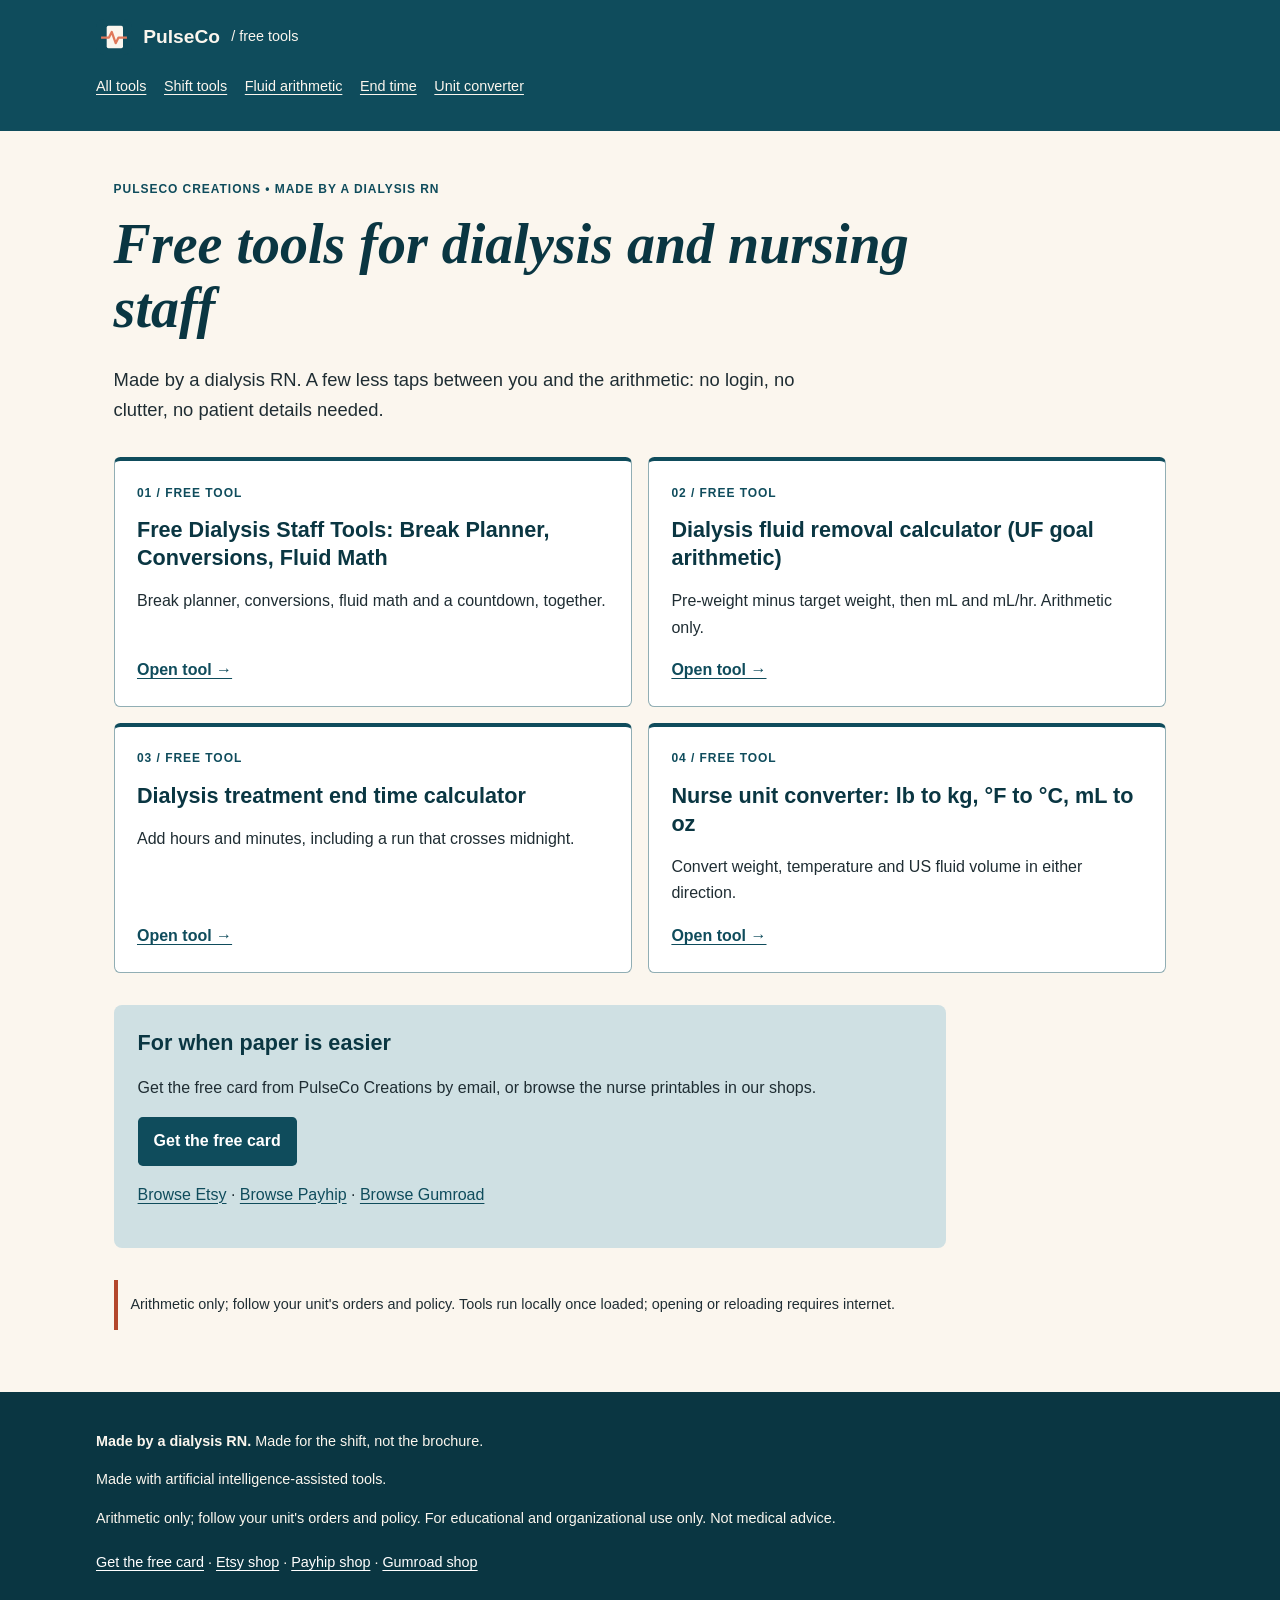
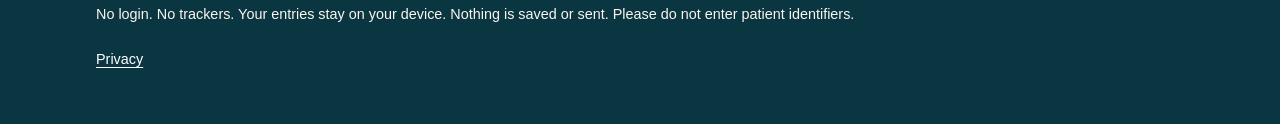
<file: index.html>
<!doctype html><html lang="en"><head><meta charset="utf-8"><meta http-equiv="Content-Security-Policy" content="default-src 'none'; script-src 'self'; style-src 'self'; img-src 'self'; base-uri 'none'; form-action 'none'; object-src 'none'"><meta name="referrer" content="strict-origin-when-cross-origin"><meta name="viewport" content="width=device-width, initial-scale=1"><title>Free tools for dialysis and nursing staff</title>
<meta name="description" content="Free arithmetic tools made by a dialysis RN: fluid-removal math, treatment end times and nurse unit conversions. No login or trackers."><link rel="canonical" href="https://nderkowski.github.io/pulseco-tools/">
<meta property="og:title" content="Free tools for dialysis and nursing staff"><meta property="og:description" content="Free arithmetic tools made by a dialysis RN: fluid-removal math, treatment end times and nurse unit conversions. No login or trackers."><meta property="og:type" content="website"><meta property="og:url" content="https://nderkowski.github.io/pulseco-tools/"><meta property="og:image" content="https://nderkowski.github.io/pulseco-tools/og-image.png"><meta property="og:image:width" content="1200"><meta property="og:image:height" content="630"><meta property="og:image:alt" content="PulseCo free tools for dialysis and nursing staff"><meta name="theme-color" content="#0f4c5c"><link rel="icon" href="./favicon.svg" type="image/svg+xml"><link rel="stylesheet" href="./style.css"></head><body><a class="skip" href="#main">Skip to content</a><header><a class="brand" href="./index.html"><img src="./favicon.svg" width="36" height="36" alt="">PulseCo <span> / free tools</span></a><nav aria-label="Tools"><a href="./index.html">All tools</a><a href="./dialysis/">Shift tools</a><a href="./fluid-removal-calculator/">Fluid arithmetic</a><a href="./treatment-end-time/">End time</a><a href="./nurse-unit-converter/">Unit converter</a></nav></header><main id="main"><div class="hero"><p class="eyebrow">PulseCo Creations • Made by a dialysis RN</p><h1>Free tools for dialysis and nursing staff</h1></div><p class="lead">Made by a dialysis RN. A few less taps between you and the arithmetic: no login, no clutter, no patient details needed.</p><div class="cards"><a class="card" href="dialysis/"><span class="eyebrow">01 / FREE TOOL</span><h2>Free Dialysis Staff Tools: Break Planner, Conversions, Fluid Math</h2><p>Break planner, conversions, fluid math and a countdown, together.</p><span class="go">Open tool →</span></a><a class="card" href="fluid-removal-calculator/"><span class="eyebrow">02 / FREE TOOL</span><h2>Dialysis fluid removal calculator (UF goal arithmetic)</h2><p>Pre-weight minus target weight, then mL and mL/hr. Arithmetic only.</p><span class="go">Open tool →</span></a><a class="card" href="treatment-end-time/"><span class="eyebrow">03 / FREE TOOL</span><h2>Dialysis treatment end time calculator</h2><p>Add hours and minutes, including a run that crosses midnight.</p><span class="go">Open tool →</span></a><a class="card" href="nurse-unit-converter/"><span class="eyebrow">04 / FREE TOOL</span><h2>Nurse unit converter: lb to kg, °F to °C, mL to oz</h2><p>Convert weight, temperature and US fluid volume in either direction.</p><span class="go">Open tool →</span></a></div><aside class="offer"><h2>For when paper is easier</h2><p>Get the free card from PulseCo Creations by email, or browse the nurse printables in our shops.</p><a class="button" href="https://empire-8.kit.com/27782c548a">Get the free card</a><p><a href="https://www.etsy.com/shop/PulseCoCreations">Browse Etsy</a> · <a href="https://payhip.com/PulseCoCreations">Browse Payhip</a> · <a href="https://pulsecocreations.gumroad.com/">Browse Gumroad</a></p></aside><p class="note">Arithmetic only; follow your unit's orders and policy. Tools run locally once loaded; opening or reloading requires internet.</p></main><footer><p><strong>Made by a dialysis RN.</strong> Made for the shift, not the brochure.</p><p>Made with artificial intelligence-assisted tools.</p><p>Arithmetic only; follow your unit's orders and policy. For educational and organizational use only. Not medical advice.</p><p><a href="https://empire-8.kit.com/27782c548a">Get the free card</a> · <a href="https://www.etsy.com/shop/PulseCoCreations">Etsy shop</a> · <a href="https://payhip.com/PulseCoCreations">Payhip shop</a> · <a href="https://pulsecocreations.gumroad.com/">Gumroad shop</a></p><p>No login. No trackers. Your entries stay on your device. Nothing is saved or sent. Please do not enter patient identifiers.</p><p><a href="/pulseco-tools/privacy/">Privacy</a></p></footer></body></html>
</file>
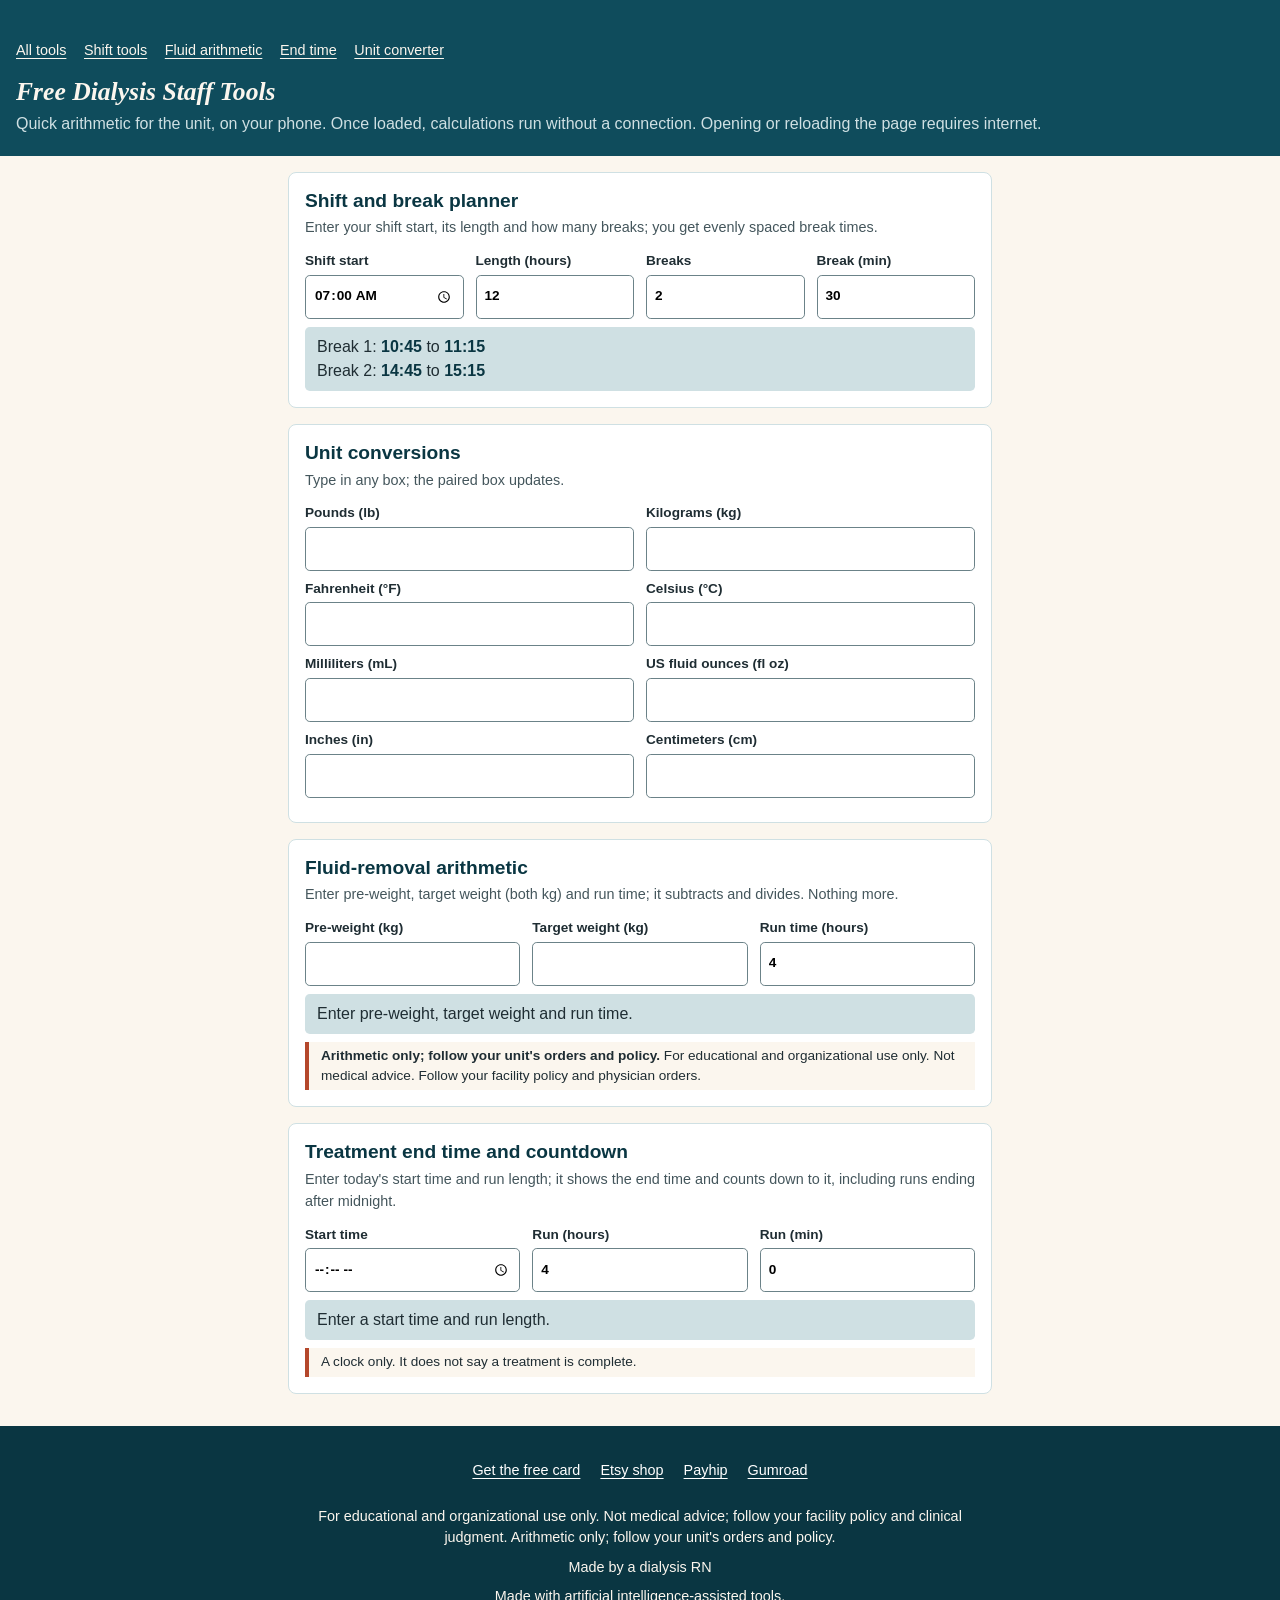
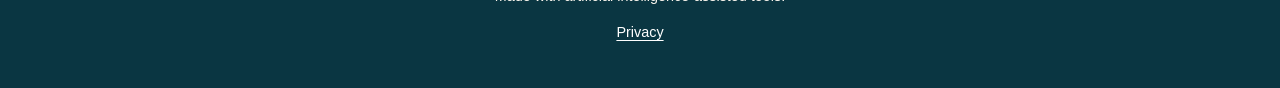
<file: dialysis/index.html>
<!doctype html>
<html lang="en">
<head><meta charset="utf-8"><meta http-equiv="Content-Security-Policy" content="default-src 'none'; script-src 'self' 'sha256-oXiCg4rVjjzaPqBcSYMfVIz5AE7bOGM5d3iE3K50TeU='; style-src 'self' 'sha256-lZsLq8GpbjBG6jCbvC9GdXU+cxmZ2a5itokcUBiDWfw='; img-src 'self'; base-uri 'none'; form-action 'none'; object-src 'none'"><meta name="referrer" content="strict-origin-when-cross-origin"><meta name="viewport" content="width=device-width, initial-scale=1"><title>Free Dialysis Staff Tools: Break Planner, Conversions, Fluid Math</title>
<meta name="description" content="Free tools for dialysis staff: break planner, unit conversions, fluid arithmetic and treatment countdown. Opening or reloading requires internet."><link rel="canonical" href="https://nderkowski.github.io/pulseco-tools/dialysis/">
<meta property="og:title" content="Free Dialysis Staff Tools: Break Planner, Conversions, Fluid Math"><meta property="og:description" content="Free tools for dialysis staff: break planner, unit conversions, fluid arithmetic and treatment countdown. Opening or reloading requires internet."><meta property="og:type" content="website"><meta property="og:url" content="https://nderkowski.github.io/pulseco-tools/dialysis/"><meta property="og:image" content="https://nderkowski.github.io/pulseco-tools/og-image.png"><meta property="og:image:width" content="1200"><meta property="og:image:height" content="630"><meta property="og:image:alt" content="PulseCo free tools for dialysis and nursing staff"><meta name="theme-color" content="#0f4c5c"><link rel="icon" href="../favicon.svg" type="image/svg+xml"><link rel="stylesheet" href="../style.css">
<script type="application/ld+json">
{"@context":"https://schema.org","@type":"WebApplication","name":"Free Dialysis Staff Tools","description":"Shift break planner, unit conversions, fluid-removal arithmetic and treatment end-time countdown for dialysis staff.","applicationCategory":"UtilitiesApplication","operatingSystem":"Any","offers":{"@type":"Offer","price":"0","priceCurrency":"USD"},"creator":{"@type":"Organization","name":"PulseCo Creations"}}
</script>
<style>
:root{--teal:#0f4c5c;--deep:#0a3642;--coral:#b4472b;--cream:#fbf6ee;--mist:#cfe0e3;--ink:#1f2d33}
*{box-sizing:border-box}
body{margin:0;background:var(--cream);color:var(--ink);font:1rem/1.5 "Liberation Sans",Arial,sans-serif}
header{background:var(--teal);color:var(--cream);padding:1.25rem 1rem}
header h1{margin:0;font:italic 700 1.6rem/1.2 "Liberation Serif",Georgia,serif}
header p{margin:.25rem 0 0;color:var(--mist)}
main{max-width:46rem;margin:0 auto;padding:1rem}
section{background:#fff;border:1px solid var(--mist);border-radius:.5rem;padding:1rem;margin:0 0 1rem}
h2{margin:0 0 .25rem;color:var(--deep);font-size:1.2rem}
.how{margin:0 0 .75rem;font-size:.9rem;color:#44565c}
.row{display:flex;flex-wrap:wrap;gap:.75rem;margin:.5rem 0}
label{display:flex;flex-direction:column;font-size:.85rem;font-weight:700;gap:.2rem;flex:1 1 7rem}
input{font:inherit;padding:.5rem;border:1px solid #6b8288;border-radius:.3rem;min-height:2.75rem;width:100%}
input:focus-visible,button:focus-visible,a:focus-visible{outline:3px solid var(--coral);outline-offset:2px}
button{font:inherit;font-weight:700;background:var(--teal);color:#fff;border:0;border-radius:.3rem;padding:.5rem 1rem;min-height:2.75rem;cursor:pointer}
.out{margin:.5rem 0 0;padding:.5rem .75rem;background:var(--mist);border-radius:.3rem;min-height:2.5rem}
.out strong{color:var(--deep)}
.note{font-size:.85rem;border-left:4px solid var(--coral);padding:.25rem .75rem;margin:.5rem 0 0;background:var(--cream)}
footer{background:var(--deep);color:var(--cream);padding:1.25rem 1rem;text-align:center;font-size:.9rem}
footer a{color:#fff;margin:0 .5rem;display:inline-block;padding:.4rem 0}
footer p{max-width:42rem;margin:.5rem auto}
</style>
</head>
<body><a class="skip" href="#main">Skip to content</a>
<header><nav aria-label="Tools"><a href="../index.html">All tools</a><a href="../dialysis/">Shift tools</a><a href="../fluid-removal-calculator/">Fluid arithmetic</a><a href="../treatment-end-time/">End time</a><a href="../nurse-unit-converter/">Unit converter</a></nav>
<h1>Free Dialysis Staff Tools</h1>
<p>Quick arithmetic for the unit, on your phone. Once loaded, calculations run without a connection. Opening or reloading the page requires internet.</p>
</header>
<main id="main">

<section aria-labelledby="t1">
<h2 id="t1">Shift and break planner</h2>
<p class="how">Enter your shift start, its length and how many breaks; you get evenly spaced break times.</p>
<div class="row">
<label>Shift start<input id="b-start" type="time" value="07:00"></label>
<label>Length (hours)<input id="b-len" type="number" inputmode="decimal" min="1" max="24" step="0.25" value="12"></label>
<label>Breaks<input id="b-n" type="number" inputmode="numeric" min="1" max="10" step="1" value="2"></label>
<label>Break (min)<input id="b-min" type="number" inputmode="numeric" min="0" step="5" value="30"></label>
</div>
<div class="out" id="b-out" aria-live="polite"></div>
</section>

<section aria-labelledby="t2">
<h2 id="t2">Unit conversions</h2>
<p class="how">Type in any box; the paired box updates.</p>
<div class="row">
<label>Pounds (lb)<input id="c-lb" type="number" inputmode="decimal" step="any"></label>
<label>Kilograms (kg)<input id="c-kg" type="number" inputmode="decimal" step="any"></label>
</div>
<div class="row">
<label>Fahrenheit (°F)<input id="c-f" type="number" inputmode="decimal" step="any"></label>
<label>Celsius (°C)<input id="c-c" type="number" inputmode="decimal" step="any"></label>
</div>
<div class="row">
<label>Milliliters (mL)<input id="c-ml" type="number" inputmode="decimal" step="any"></label>
<label>US fluid ounces (fl oz)<input id="c-oz" type="number" inputmode="decimal" step="any"></label>
</div>
<div class="row">
<label>Inches (in)<input id="c-in" type="number" inputmode="decimal" step="any"></label>
<label>Centimeters (cm)<input id="c-cm" type="number" inputmode="decimal" step="any"></label>
</div>
</section>

<section aria-labelledby="t3">
<h2 id="t3">Fluid-removal arithmetic</h2>
<p class="how">Enter pre-weight, target weight (both kg) and run time; it subtracts and divides. Nothing more.</p>
<div class="row">
<label>Pre-weight (kg)<input id="f-pre" type="number" inputmode="decimal" step="any"></label>
<label>Target weight (kg)<input id="f-dry" type="number" inputmode="decimal" step="any"></label>
<label>Run time (hours)<input id="f-run" type="number" inputmode="decimal" step="any" value="4"></label>
</div>
<div class="out" id="f-out" aria-live="polite"></div>
<p class="note"><strong>Arithmetic only; follow your unit's orders and policy.</strong> For educational and organizational use only. Not medical advice. Follow your facility policy and physician orders.</p>
</section>

<section aria-labelledby="t4">
<h2 id="t4">Treatment end time and countdown</h2>
<p class="how">Enter today's start time and run length; it shows the end time and counts down to it, including runs ending after midnight.</p>
<div class="row">
<label>Start time<input id="e-start" type="time"></label>
<label>Run (hours)<input id="e-h" type="number" inputmode="numeric" min="0" step="1" value="4"></label>
<label>Run (min)<input id="e-m" type="number" inputmode="numeric" min="0" max="59" step="5" value="0"></label>
</div>
<div class="out" id="e-out" aria-live="polite"></div>
<p class="note">A clock only. It does not say a treatment is complete.</p>
</section>

</main>
<footer>
<p>
<a href="https://empire-8.kit.com/27782c548a">Get the free card</a>
<a href="https://www.etsy.com/shop/PulseCoCreations">Etsy shop</a>
<a href="https://payhip.com/PulseCoCreations">Payhip</a>
<a href="https://pulsecocreations.gumroad.com/">Gumroad</a>
</p>
<p>For educational and organizational use only. Not medical advice; follow your facility policy and clinical judgment. Arithmetic only; follow your unit's orders and policy.</p>
<p>Made by a dialysis RN</p>
<p>Made with artificial intelligence-assisted tools.</p>
<p><a href="/pulseco-tools/privacy/">Privacy</a></p></footer>
<script type="module">
import { breakSchedule, lbToKg, kgToLb, fToC, cToF, mlToOz, ozToMl, inToCm, cmToIn, fluidRemoval, treatmentEnd, parseTime } from './calc.mjs';
const $ = id => document.getElementById(id);
const show = (el, html) => { el.innerHTML = html; };
const bad = 'Check the numbers above.';

function planBreaks() {
  const s = breakSchedule($('b-start').value, $('b-len').value, $('b-n').value, $('b-min').value);
  show($('b-out'), s ? s.map(b => `Break ${b.number}: <strong>${b.from}</strong> to <strong>${b.to}</strong>`).join('<br>') : bad);
}
for (const id of ['b-start', 'b-len', 'b-n', 'b-min']) $(id).addEventListener('input', planBreaks);
planBreaks();

const pairs = [['c-lb', 'c-kg', lbToKg, kgToLb], ['c-f', 'c-c', fToC, cToF], ['c-ml', 'c-oz', mlToOz, ozToMl], ['c-in', 'c-cm', inToCm, cmToIn]];
for (const [a, b, ab, ba] of pairs) {
  $(a).addEventListener('input', () => { const v = ab($(a).value); $(b).value = v === null ? '' : v; });
  $(b).addEventListener('input', () => { const v = ba($(b).value); $(a).value = v === null ? '' : v; });
}

function fluid() {
  const r = fluidRemoval($('f-pre').value, $('f-dry').value, $('f-run').value);
  if (!r) return show($('f-out'), 'Enter pre-weight, target weight and run time.');
  show($('f-out'), r.belowDry
    ? `Pre-weight is <strong>${-r.kg} kg below</strong> target weight.`
    : `<strong>${r.kg} kg</strong> = <strong>${r.ml} mL</strong> over the run = <strong>${r.mlPerHour} mL/hr</strong>`);
}
for (const id of ['f-pre', 'f-dry', 'f-run']) $(id).addEventListener('input', fluid);
fluid();

let timer;
function endTime() {
  clearInterval(timer);
  const r = treatmentEnd($('e-start').value, $('e-h').value, $('e-m').value);
  if (!r) return show($('e-out'), 'Enter a start time and run length.');
  const start = parseTime($('e-start').value);
  const deadline = new Date();
  deadline.setHours(Math.floor(start / 60), start % 60, 0, 0);
  const deadlineMs = deadline.getTime() + r.totalMinutes * 60000;
  const end = new Date(deadlineMs);
  const endLabel = `${String(end.getHours()).padStart(2, '0')}:${String(end.getMinutes()).padStart(2, '0')}`;
  const nextDay = end.toDateString() !== deadline.toDateString();
  const tick = () => {
    const left = Math.max(0, Math.ceil((deadlineMs - Date.now()) / 60000));
    const label = left === 0 ? ' <strong>Planned end time reached</strong>.' : ` Time left: <strong>${Math.floor(left / 60)} h ${left % 60} min</strong>.`;
    show($('e-out'), `Ends at <strong>${endLabel}</strong>${nextDay ? ' (next day)' : ''}.${label}`);
    if (left === 0) clearInterval(timer);
  };
  timer = setInterval(tick, 30000);
  tick();
}
for (const id of ['e-start', 'e-h', 'e-m']) $(id).addEventListener('input', endTime);
endTime();
</script>
</body>
</html>
</file>
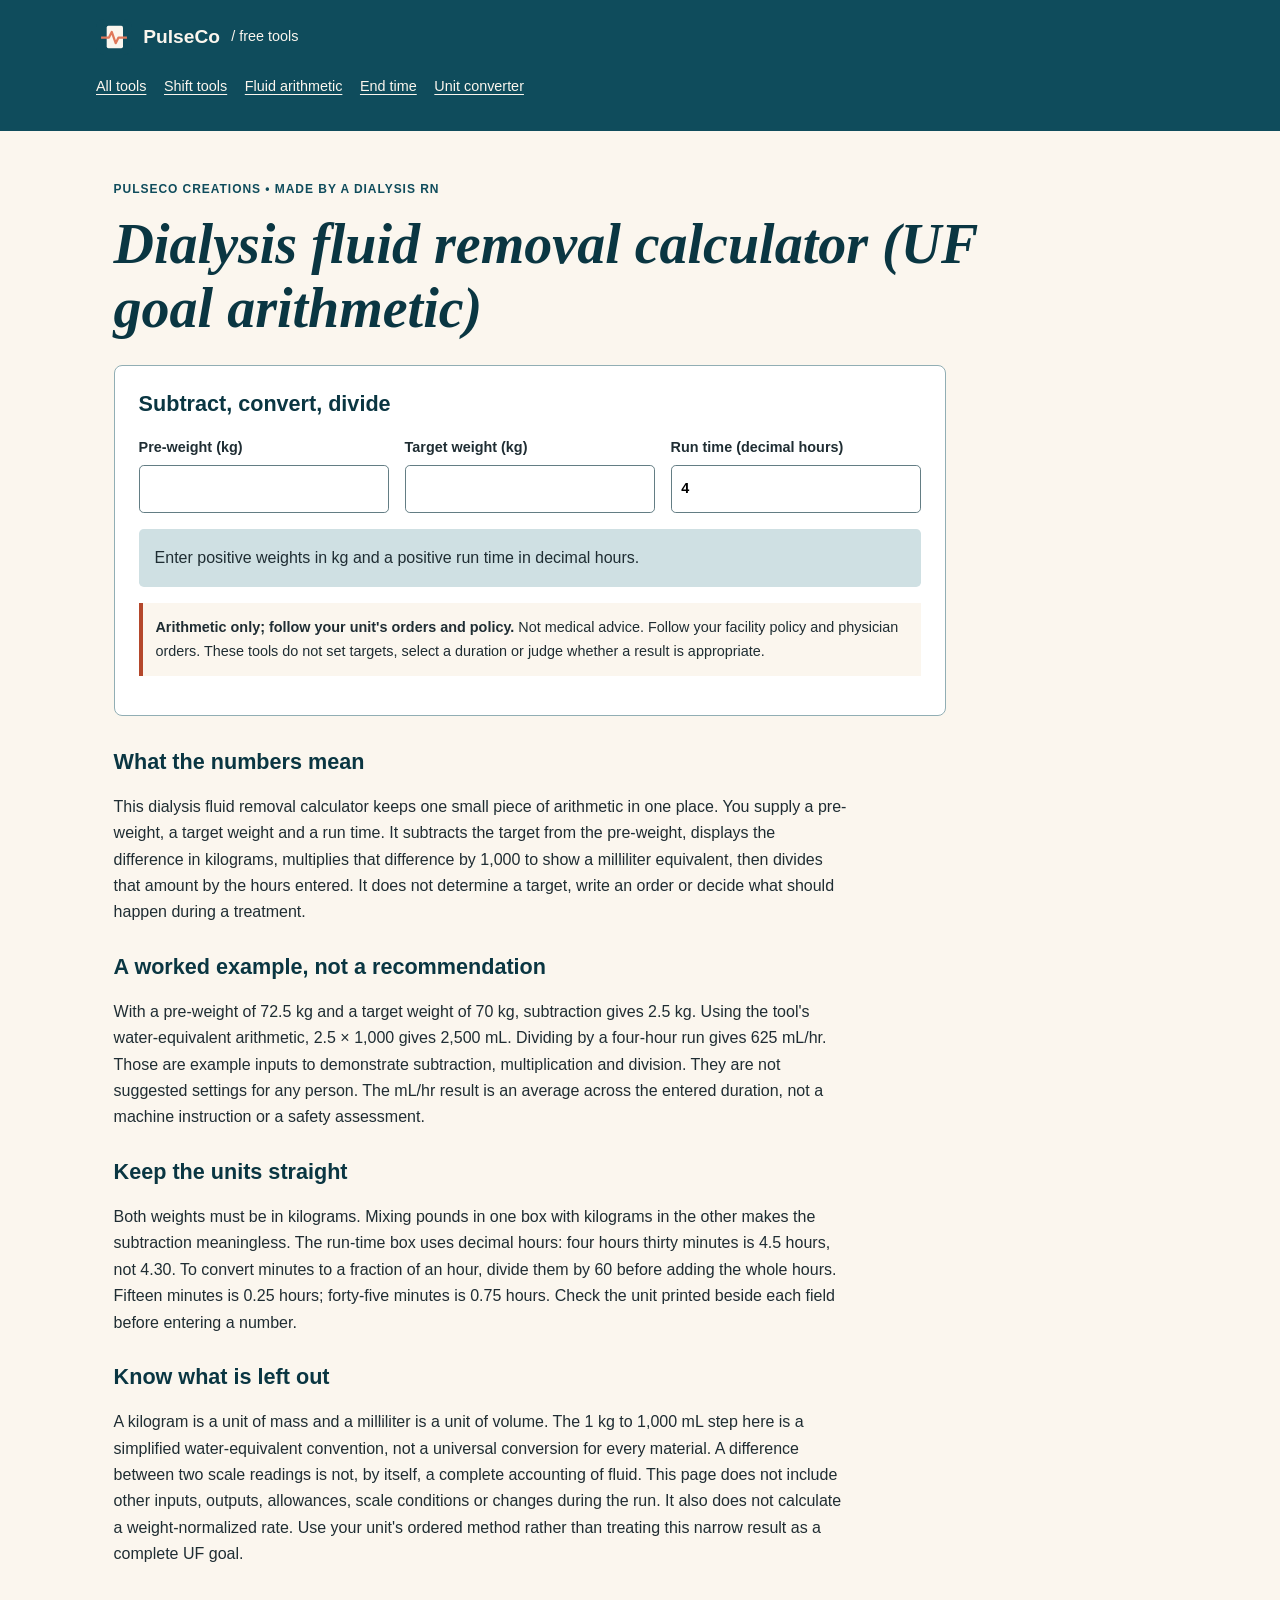
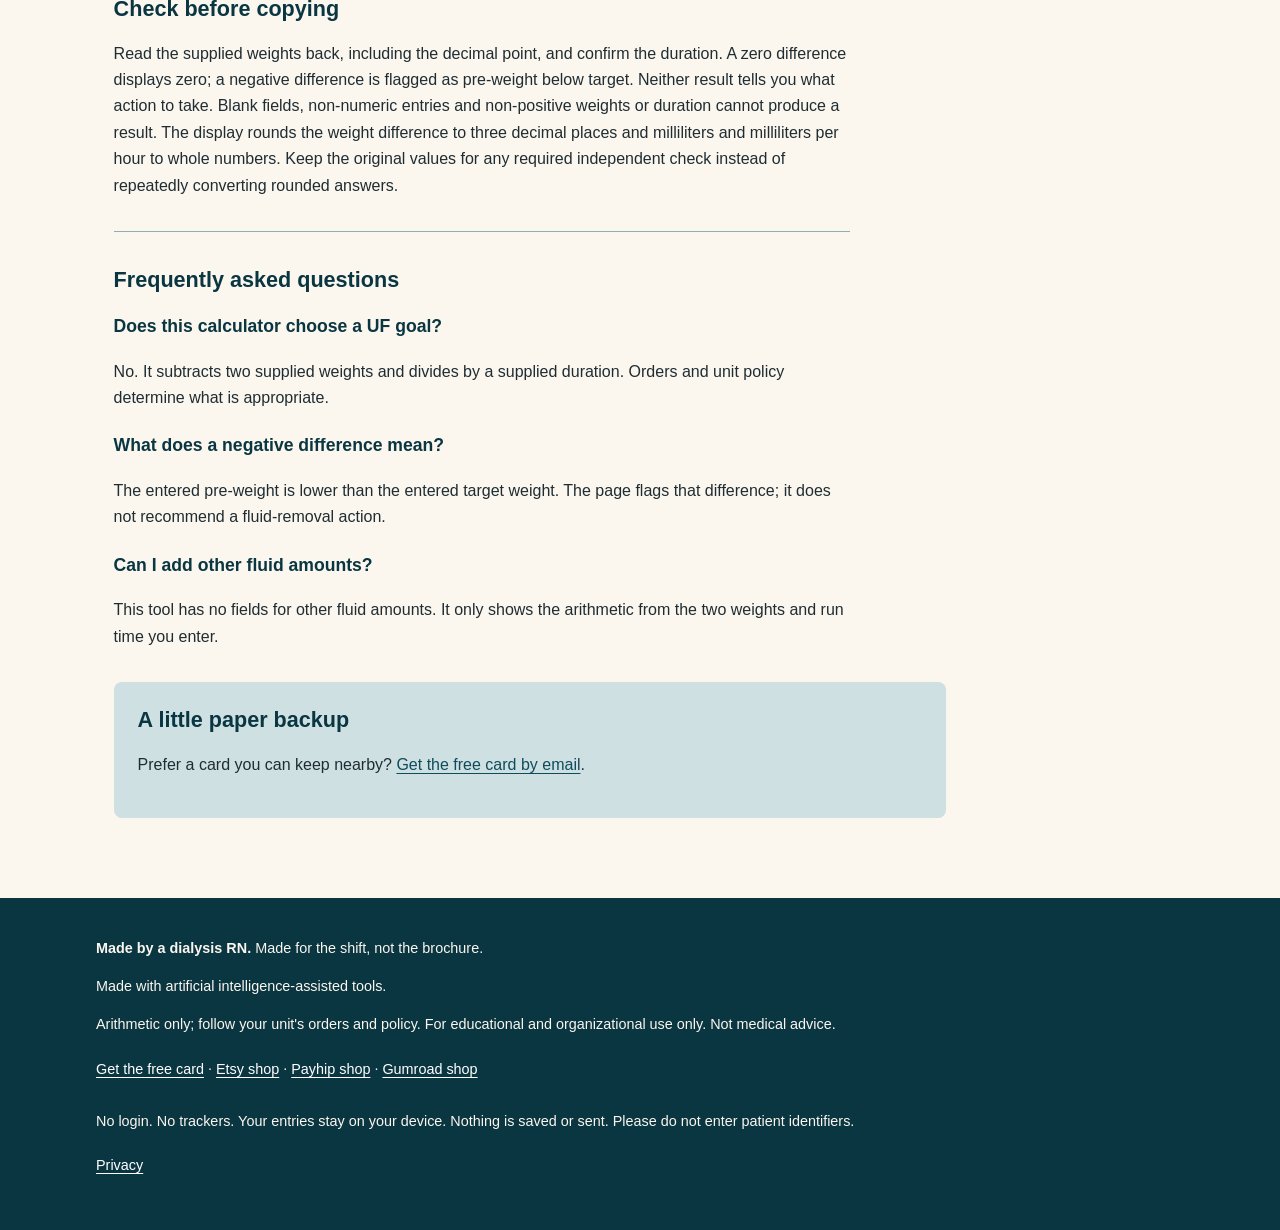
<file: fluid-removal-calculator/index.html>
<!doctype html><html lang="en"><head><meta charset="utf-8"><meta http-equiv="Content-Security-Policy" content="default-src 'none'; script-src 'self'; style-src 'self'; img-src 'self'; base-uri 'none'; form-action 'none'; object-src 'none'"><meta name="referrer" content="strict-origin-when-cross-origin"><meta name="viewport" content="width=device-width, initial-scale=1"><title>Dialysis fluid removal calculator (UF goal arithmetic)</title>
<meta name="description" content="Subtract pre-weight and target weight, convert the kg difference to mL, and divide by run time. Free UF arithmetic, not prescribing advice."><link rel="canonical" href="https://nderkowski.github.io/pulseco-tools/fluid-removal-calculator/">
<meta property="og:title" content="Dialysis fluid removal calculator (UF goal arithmetic)"><meta property="og:description" content="Subtract pre-weight and target weight, convert the kg difference to mL, and divide by run time. Free UF arithmetic, not prescribing advice."><meta property="og:type" content="website"><meta property="og:url" content="https://nderkowski.github.io/pulseco-tools/fluid-removal-calculator/"><meta property="og:image" content="https://nderkowski.github.io/pulseco-tools/og-image.png"><meta property="og:image:width" content="1200"><meta property="og:image:height" content="630"><meta property="og:image:alt" content="PulseCo free tools for dialysis and nursing staff"><meta name="theme-color" content="#0f4c5c"><link rel="icon" href="../favicon.svg" type="image/svg+xml"><link rel="stylesheet" href="../style.css"><script type="application/ld+json">{"@context":"https://schema.org","@type":"FAQPage","mainEntity":[{"@type":"Question","name":"Does this calculator choose a UF goal?","acceptedAnswer":{"@type":"Answer","text":"No. It subtracts two supplied weights and divides by a supplied duration. Orders and unit policy determine what is appropriate."}},{"@type":"Question","name":"What does a negative difference mean?","acceptedAnswer":{"@type":"Answer","text":"The entered pre-weight is lower than the entered target weight. The page flags that difference; it does not recommend a fluid-removal action."}},{"@type":"Question","name":"Can I add other fluid amounts?","acceptedAnswer":{"@type":"Answer","text":"This tool has no fields for other fluid amounts. It only shows the arithmetic from the two weights and run time you enter."}}]}</script><script type="module" src="../tools.mjs"></script></head><body><a class="skip" href="#main">Skip to content</a><header><a class="brand" href="../index.html"><img src="../favicon.svg" width="36" height="36" alt="">PulseCo <span> / free tools</span></a><nav aria-label="Tools"><a href="../index.html">All tools</a><a href="../dialysis/">Shift tools</a><a href="../fluid-removal-calculator/">Fluid arithmetic</a><a href="../treatment-end-time/">End time</a><a href="../nurse-unit-converter/">Unit converter</a></nav></header><main id="main"><div class="hero"><p class="eyebrow">PulseCo Creations • Made by a dialysis RN</p><h1>Dialysis fluid removal calculator (UF goal arithmetic)</h1></div><section class="calculator" data-tool="fluid" aria-labelledby="calc"><h2 id="calc">Subtract, convert, divide</h2><div class="row"><label for="pre">Pre-weight (kg)<input id="pre" type="number" inputmode="decimal" step="any" value="" ></label><label for="target">Target weight (kg)<input id="target" type="number" inputmode="decimal" step="any" value="" ></label><label for="hours">Run time (decimal hours)<input id="hours" type="number" inputmode="decimal" step="any" value="4" ></label></div><p class="out" id="result" role="status" aria-live="polite">Enter values above to see the arithmetic.</p><p class="note"><strong>Arithmetic only; follow your unit's orders and policy.</strong> Not medical advice. Follow your facility policy and physician orders. These tools do not set targets, select a duration or judge whether a result is appropriate.</p><noscript><p>Enable JavaScript to use the calculator. The formulas and worked examples below still work without it.</p></noscript></section><article><h2>What the numbers mean</h2>
<p>This dialysis fluid removal calculator keeps one small piece of arithmetic in one place. You supply a pre-weight, a target weight and a run time. It subtracts the target from the pre-weight, displays the difference in kilograms, multiplies that difference by 1,000 to show a milliliter equivalent, then divides that amount by the hours entered. It does not determine a target, write an order or decide what should happen during a treatment.</p>
<h2>A worked example, not a recommendation</h2>
<p>With a pre-weight of 72.5 kg and a target weight of 70 kg, subtraction gives 2.5 kg. Using the tool's water-equivalent arithmetic, 2.5 × 1,000 gives 2,500 mL. Dividing by a four-hour run gives 625 mL/hr. Those are example inputs to demonstrate subtraction, multiplication and division. They are not suggested settings for any person. The mL/hr result is an average across the entered duration, not a machine instruction or a safety assessment.</p>
<h2>Keep the units straight</h2>
<p>Both weights must be in kilograms. Mixing pounds in one box with kilograms in the other makes the subtraction meaningless. The run-time box uses decimal hours: four hours thirty minutes is 4.5 hours, not 4.30. To convert minutes to a fraction of an hour, divide them by 60 before adding the whole hours. Fifteen minutes is 0.25 hours; forty-five minutes is 0.75 hours. Check the unit printed beside each field before entering a number.</p>
<h2>Know what is left out</h2>
<p>A kilogram is a unit of mass and a milliliter is a unit of volume. The 1 kg to 1,000 mL step here is a simplified water-equivalent convention, not a universal conversion for every material. A difference between two scale readings is not, by itself, a complete accounting of fluid. This page does not include other inputs, outputs, allowances, scale conditions or changes during the run. It also does not calculate a weight-normalized rate. Use your unit's ordered method rather than treating this narrow result as a complete UF goal.</p>
<h2>Check before copying</h2>
<p>Read the supplied weights back, including the decimal point, and confirm the duration. A zero difference displays zero; a negative difference is flagged as pre-weight below target. Neither result tells you what action to take. Blank fields, non-numeric entries and non-positive weights or duration cannot produce a result. The display rounds the weight difference to three decimal places and milliliters and milliliters per hour to whole numbers. Keep the original values for any required independent check instead of repeatedly converting rounded answers.</p></article><section class="faq"><h2>Frequently asked questions</h2><h3>Does this calculator choose a UF goal?</h3><p>No. It subtracts two supplied weights and divides by a supplied duration. Orders and unit policy determine what is appropriate.</p><h3>What does a negative difference mean?</h3><p>The entered pre-weight is lower than the entered target weight. The page flags that difference; it does not recommend a fluid-removal action.</p><h3>Can I add other fluid amounts?</h3><p>This tool has no fields for other fluid amounts. It only shows the arithmetic from the two weights and run time you enter.</p></section><aside class="offer"><h2>A little paper backup</h2><p>Prefer a card you can keep nearby? <a href="https://empire-8.kit.com/27782c548a">Get the free card by email</a>.</p></aside></main><footer><p><strong>Made by a dialysis RN.</strong> Made for the shift, not the brochure.</p><p>Made with artificial intelligence-assisted tools.</p><p>Arithmetic only; follow your unit's orders and policy. For educational and organizational use only. Not medical advice.</p><p><a href="https://empire-8.kit.com/27782c548a">Get the free card</a> · <a href="https://www.etsy.com/shop/PulseCoCreations">Etsy shop</a> · <a href="https://payhip.com/PulseCoCreations">Payhip shop</a> · <a href="https://pulsecocreations.gumroad.com/">Gumroad shop</a></p><p>No login. No trackers. Your entries stay on your device. Nothing is saved or sent. Please do not enter patient identifiers.</p><p><a href="/pulseco-tools/privacy/">Privacy</a></p></footer></body></html>
</file>
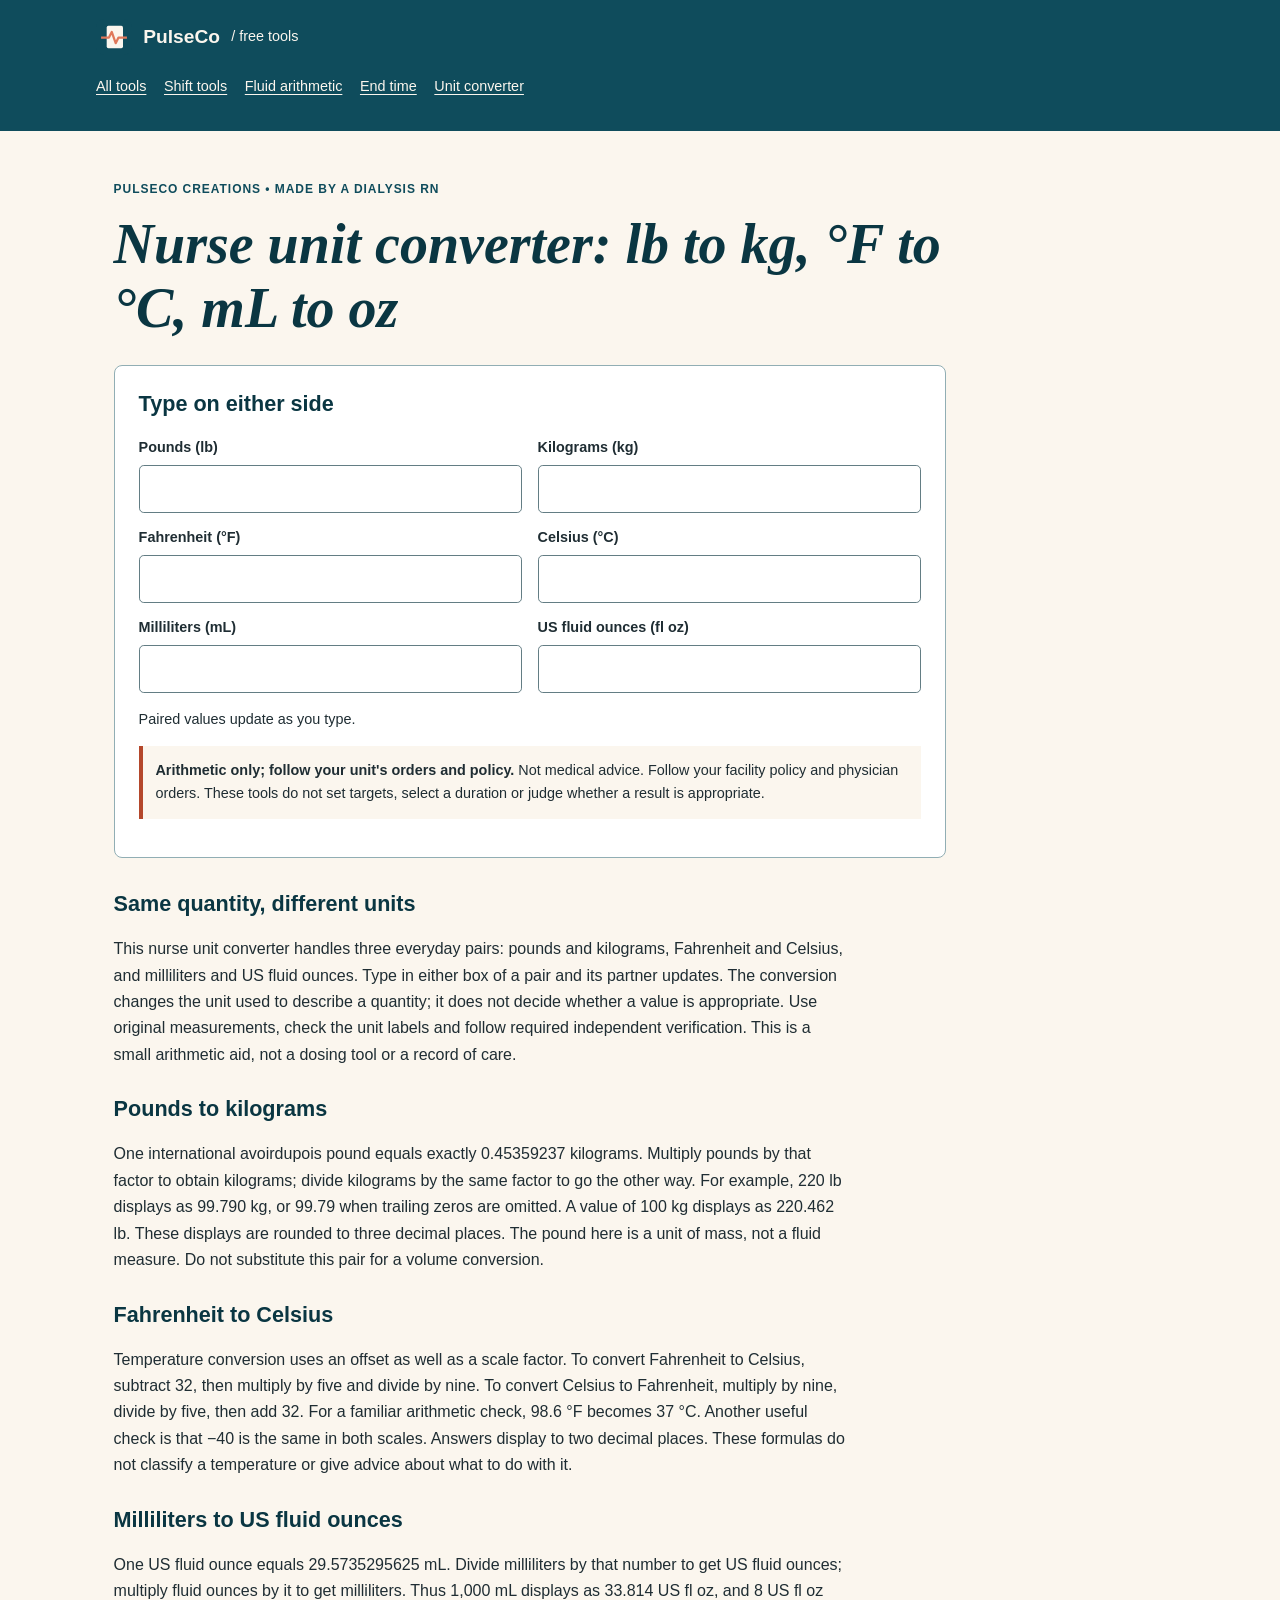
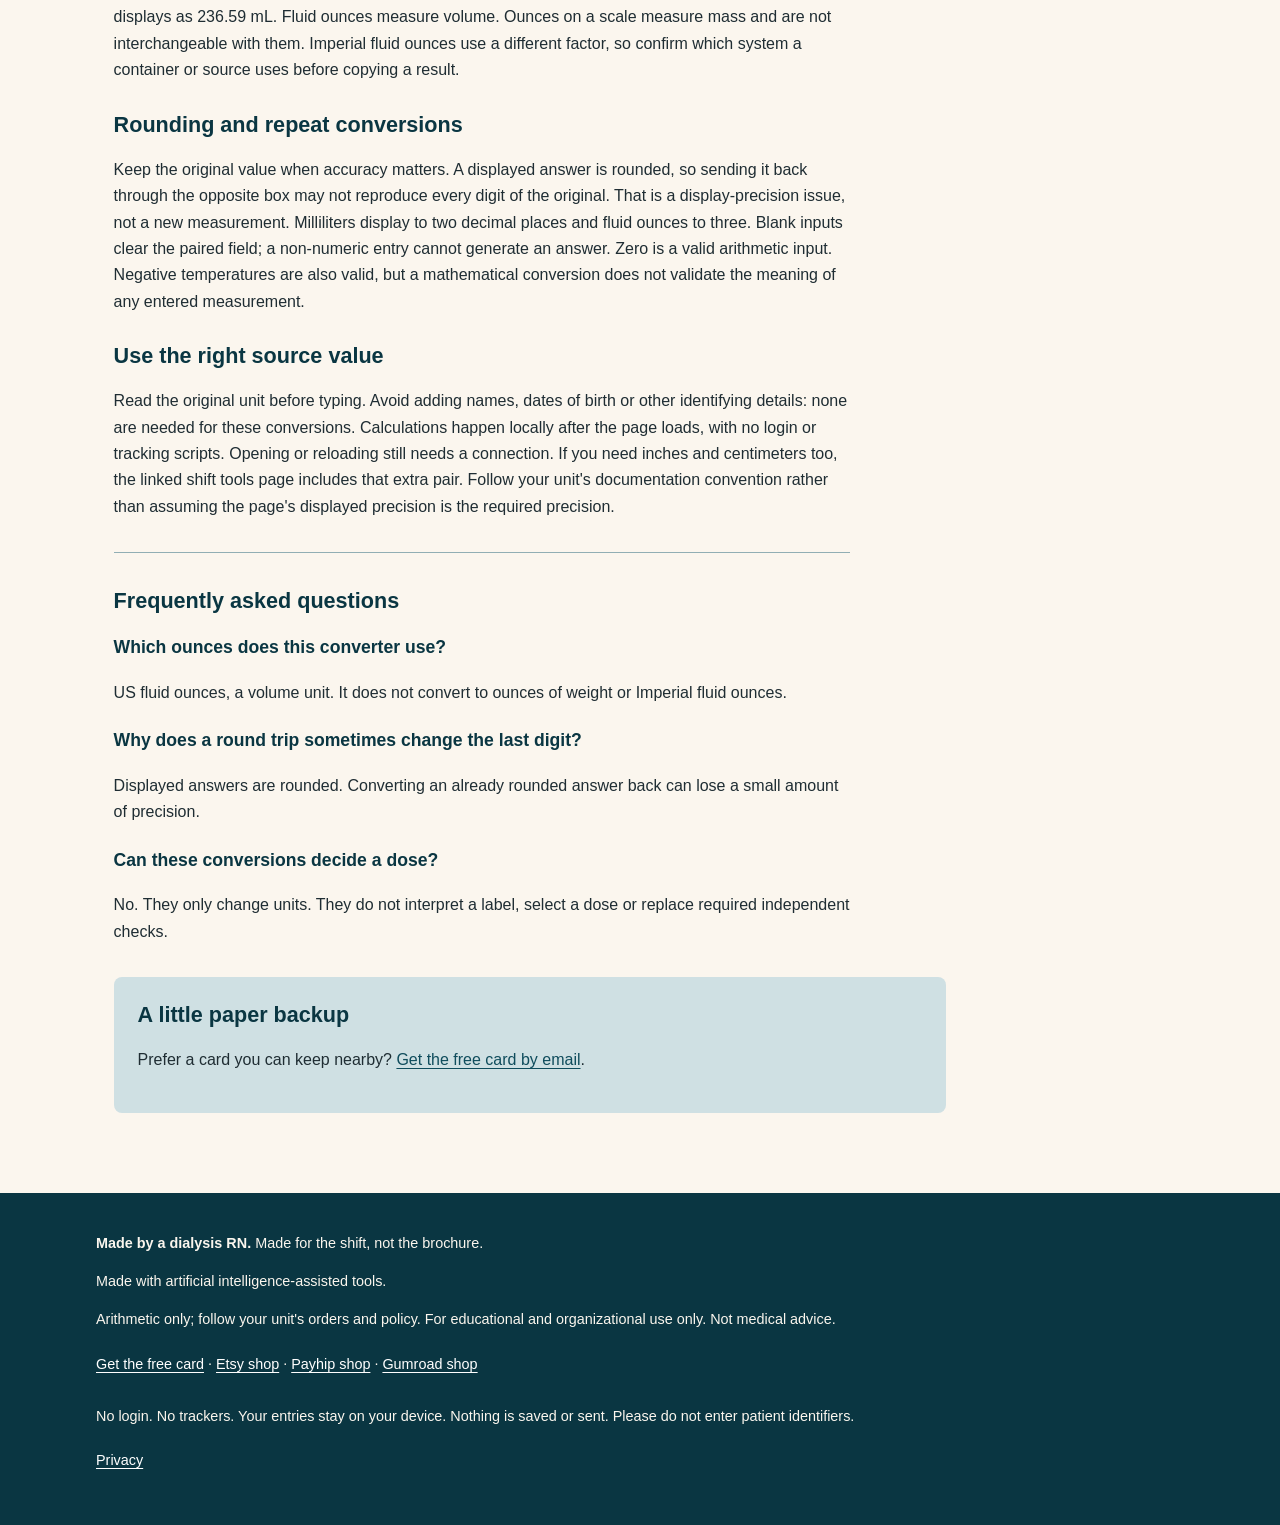
<file: nurse-unit-converter/index.html>
<!doctype html><html lang="en"><head><meta charset="utf-8"><meta http-equiv="Content-Security-Policy" content="default-src 'none'; script-src 'self'; style-src 'self'; img-src 'self'; base-uri 'none'; form-action 'none'; object-src 'none'"><meta name="referrer" content="strict-origin-when-cross-origin"><meta name="viewport" content="width=device-width, initial-scale=1"><title>Nurse unit converter: lb to kg, °F to °C, mL to oz</title>
<meta name="description" content="Free nurse unit converter for pounds and kilograms, Fahrenheit and Celsius, and milliliters and US fluid ounces. Formulas and worked examples."><link rel="canonical" href="https://nderkowski.github.io/pulseco-tools/nurse-unit-converter/">
<meta property="og:title" content="Nurse unit converter: lb to kg, °F to °C, mL to oz"><meta property="og:description" content="Free nurse unit converter for pounds and kilograms, Fahrenheit and Celsius, and milliliters and US fluid ounces. Formulas and worked examples."><meta property="og:type" content="website"><meta property="og:url" content="https://nderkowski.github.io/pulseco-tools/nurse-unit-converter/"><meta property="og:image" content="https://nderkowski.github.io/pulseco-tools/og-image.png"><meta property="og:image:width" content="1200"><meta property="og:image:height" content="630"><meta property="og:image:alt" content="PulseCo free tools for dialysis and nursing staff"><meta name="theme-color" content="#0f4c5c"><link rel="icon" href="../favicon.svg" type="image/svg+xml"><link rel="stylesheet" href="../style.css"><script type="application/ld+json">{"@context":"https://schema.org","@type":"FAQPage","mainEntity":[{"@type":"Question","name":"Which ounces does this converter use?","acceptedAnswer":{"@type":"Answer","text":"US fluid ounces, a volume unit. It does not convert to ounces of weight or Imperial fluid ounces."}},{"@type":"Question","name":"Why does a round trip sometimes change the last digit?","acceptedAnswer":{"@type":"Answer","text":"Displayed answers are rounded. Converting an already rounded answer back can lose a small amount of precision."}},{"@type":"Question","name":"Can these conversions decide a dose?","acceptedAnswer":{"@type":"Answer","text":"No. They only change units. They do not interpret a label, select a dose or replace required independent checks."}}]}</script><script type="module" src="../tools.mjs"></script></head><body><a class="skip" href="#main">Skip to content</a><header><a class="brand" href="../index.html"><img src="../favicon.svg" width="36" height="36" alt="">PulseCo <span> / free tools</span></a><nav aria-label="Tools"><a href="../index.html">All tools</a><a href="../dialysis/">Shift tools</a><a href="../fluid-removal-calculator/">Fluid arithmetic</a><a href="../treatment-end-time/">End time</a><a href="../nurse-unit-converter/">Unit converter</a></nav></header><main id="main"><div class="hero"><p class="eyebrow">PulseCo Creations • Made by a dialysis RN</p><h1>Nurse unit converter: lb to kg, °F to °C, mL to oz</h1></div><section class="calculator" data-tool="units" aria-labelledby="calc"><h2 id="calc">Type on either side</h2><div class="row"><label for="lb">Pounds (lb)<input id="lb" type="number" inputmode="decimal" step="any" value="" ></label><label for="kg">Kilograms (kg)<input id="kg" type="number" inputmode="decimal" step="any" value="" ></label></div><div class="row"><label for="f">Fahrenheit (°F)<input id="f" type="number" inputmode="decimal" step="any" value="" ></label><label for="c">Celsius (°C)<input id="c" type="number" inputmode="decimal" step="any" value="" ></label></div><div class="row"><label for="ml">Milliliters (mL)<input id="ml" type="number" inputmode="decimal" step="any" value="" ></label><label for="oz">US fluid ounces (fl oz)<input id="oz" type="number" inputmode="decimal" step="any" value="" ></label></div><p role="status" id="result" class="small" aria-live="polite">Paired values update as you type.</p><p class="note"><strong>Arithmetic only; follow your unit's orders and policy.</strong> Not medical advice. Follow your facility policy and physician orders. These tools do not set targets, select a duration or judge whether a result is appropriate.</p><noscript><p>Enable JavaScript to use the calculator. The formulas and worked examples below still work without it.</p></noscript></section><article><h2>Same quantity, different units</h2>
<p>This nurse unit converter handles three everyday pairs: pounds and kilograms, Fahrenheit and Celsius, and milliliters and US fluid ounces. Type in either box of a pair and its partner updates. The conversion changes the unit used to describe a quantity; it does not decide whether a value is appropriate. Use original measurements, check the unit labels and follow required independent verification. This is a small arithmetic aid, not a dosing tool or a record of care.</p>
<h2>Pounds to kilograms</h2>
<p>One international avoirdupois pound equals exactly 0.45359237 kilograms. Multiply pounds by that factor to obtain kilograms; divide kilograms by the same factor to go the other way. For example, 220 lb displays as 99.790 kg, or 99.79 when trailing zeros are omitted. A value of 100 kg displays as 220.462 lb. These displays are rounded to three decimal places. The pound here is a unit of mass, not a fluid measure. Do not substitute this pair for a volume conversion.</p>
<h2>Fahrenheit to Celsius</h2>
<p>Temperature conversion uses an offset as well as a scale factor. To convert Fahrenheit to Celsius, subtract 32, then multiply by five and divide by nine. To convert Celsius to Fahrenheit, multiply by nine, divide by five, then add 32. For a familiar arithmetic check, 98.6 °F becomes 37 °C. Another useful check is that −40 is the same in both scales. Answers display to two decimal places. These formulas do not classify a temperature or give advice about what to do with it.</p>
<h2>Milliliters to US fluid ounces</h2>
<p>One US fluid ounce equals 29.5735295625 mL. Divide milliliters by that number to get US fluid ounces; multiply fluid ounces by it to get milliliters. Thus 1,000 mL displays as 33.814 US fl oz, and 8 US fl oz displays as 236.59 mL. Fluid ounces measure volume. Ounces on a scale measure mass and are not interchangeable with them. Imperial fluid ounces use a different factor, so confirm which system a container or source uses before copying a result.</p>
<h2>Rounding and repeat conversions</h2>
<p>Keep the original value when accuracy matters. A displayed answer is rounded, so sending it back through the opposite box may not reproduce every digit of the original. That is a display-precision issue, not a new measurement. Milliliters display to two decimal places and fluid ounces to three. Blank inputs clear the paired field; a non-numeric entry cannot generate an answer. Zero is a valid arithmetic input. Negative temperatures are also valid, but a mathematical conversion does not validate the meaning of any entered measurement.</p>
<h2>Use the right source value</h2>
<p>Read the original unit before typing. Avoid adding names, dates of birth or other identifying details: none are needed for these conversions. Calculations happen locally after the page loads, with no login or tracking scripts. Opening or reloading still needs a connection. If you need inches and centimeters too, the linked shift tools page includes that extra pair. Follow your unit's documentation convention rather than assuming the page's displayed precision is the required precision.</p></article><section class="faq"><h2>Frequently asked questions</h2><h3>Which ounces does this converter use?</h3><p>US fluid ounces, a volume unit. It does not convert to ounces of weight or Imperial fluid ounces.</p><h3>Why does a round trip sometimes change the last digit?</h3><p>Displayed answers are rounded. Converting an already rounded answer back can lose a small amount of precision.</p><h3>Can these conversions decide a dose?</h3><p>No. They only change units. They do not interpret a label, select a dose or replace required independent checks.</p></section><aside class="offer"><h2>A little paper backup</h2><p>Prefer a card you can keep nearby? <a href="https://empire-8.kit.com/27782c548a">Get the free card by email</a>.</p></aside></main><footer><p><strong>Made by a dialysis RN.</strong> Made for the shift, not the brochure.</p><p>Made with artificial intelligence-assisted tools.</p><p>Arithmetic only; follow your unit's orders and policy. For educational and organizational use only. Not medical advice.</p><p><a href="https://empire-8.kit.com/27782c548a">Get the free card</a> · <a href="https://www.etsy.com/shop/PulseCoCreations">Etsy shop</a> · <a href="https://payhip.com/PulseCoCreations">Payhip shop</a> · <a href="https://pulsecocreations.gumroad.com/">Gumroad shop</a></p><p>No login. No trackers. Your entries stay on your device. Nothing is saved or sent. Please do not enter patient identifiers.</p><p><a href="/pulseco-tools/privacy/">Privacy</a></p></footer></body></html>
</file>
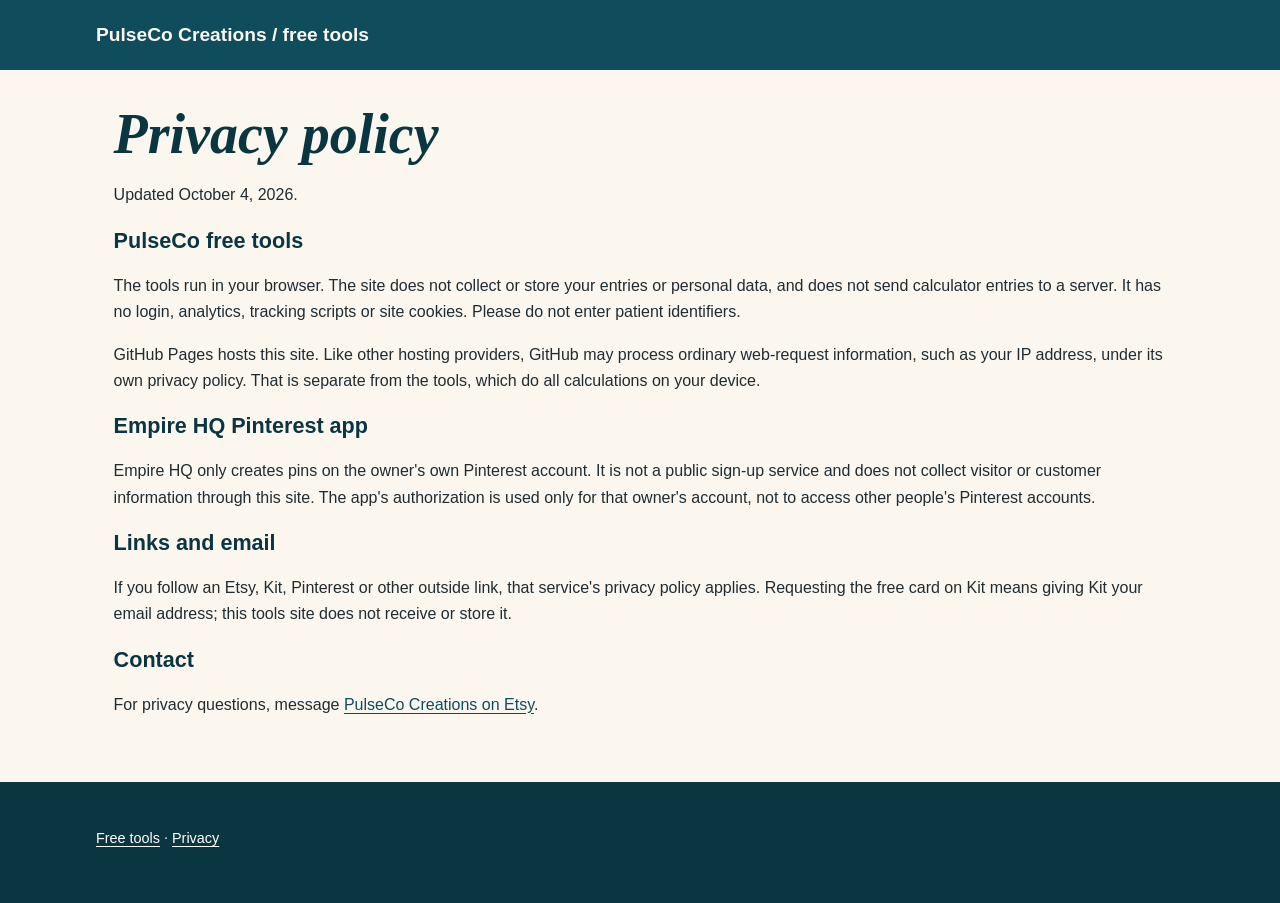
<file: privacy/index.html>
<!doctype html>
<html lang="en"><head><meta charset="utf-8"><meta http-equiv="Content-Security-Policy" content="default-src 'none'; script-src 'self'; style-src 'self'; img-src 'self'; base-uri 'none'; form-action 'none'; object-src 'none'"><meta name="referrer" content="strict-origin-when-cross-origin"><meta name="viewport" content="width=device-width, initial-scale=1">
<title>Privacy | PulseCo free tools and Empire HQ</title><meta name="description" content="How PulseCo free tools and the Empire HQ Pinterest app handle information, and how to contact PulseCo Creations.">
<link rel="canonical" href="https://nderkowski.github.io/pulseco-tools/privacy/"><link rel="stylesheet" href="../style.css"><link rel="icon" href="../favicon.svg" type="image/svg+xml"></head>
<body><header><a class="brand" href="../">PulseCo Creations / free tools</a></header><main id="main"><h1>Privacy policy</h1><p>Updated October 4, 2026.</p>
<h2>PulseCo free tools</h2><p>The tools run in your browser. The site does not collect or store your entries or personal data, and does not send calculator entries to a server. It has no login, analytics, tracking scripts or site cookies. Please do not enter patient identifiers.</p>
<p>GitHub Pages hosts this site. Like other hosting providers, GitHub may process ordinary web-request information, such as your IP address, under its own privacy policy. That is separate from the tools, which do all calculations on your device.</p>
<h2>Empire HQ Pinterest app</h2><p>Empire HQ only creates pins on the owner's own Pinterest account. It is not a public sign-up service and does not collect visitor or customer information through this site. The app's authorization is used only for that owner's account, not to access other people's Pinterest accounts.</p>
<h2>Links and email</h2><p>If you follow an Etsy, Kit, Pinterest or other outside link, that service's privacy policy applies. Requesting the free card on Kit means giving Kit your email address; this tools site does not receive or store it.</p>
<h2>Contact</h2><p>For privacy questions, message <a href="https://www.etsy.com/shop/PulseCoCreations">PulseCo Creations on Etsy</a>.</p></main><footer><p><a href="../">Free tools</a> · <a href="./">Privacy</a></p></footer></body></html>
</file>
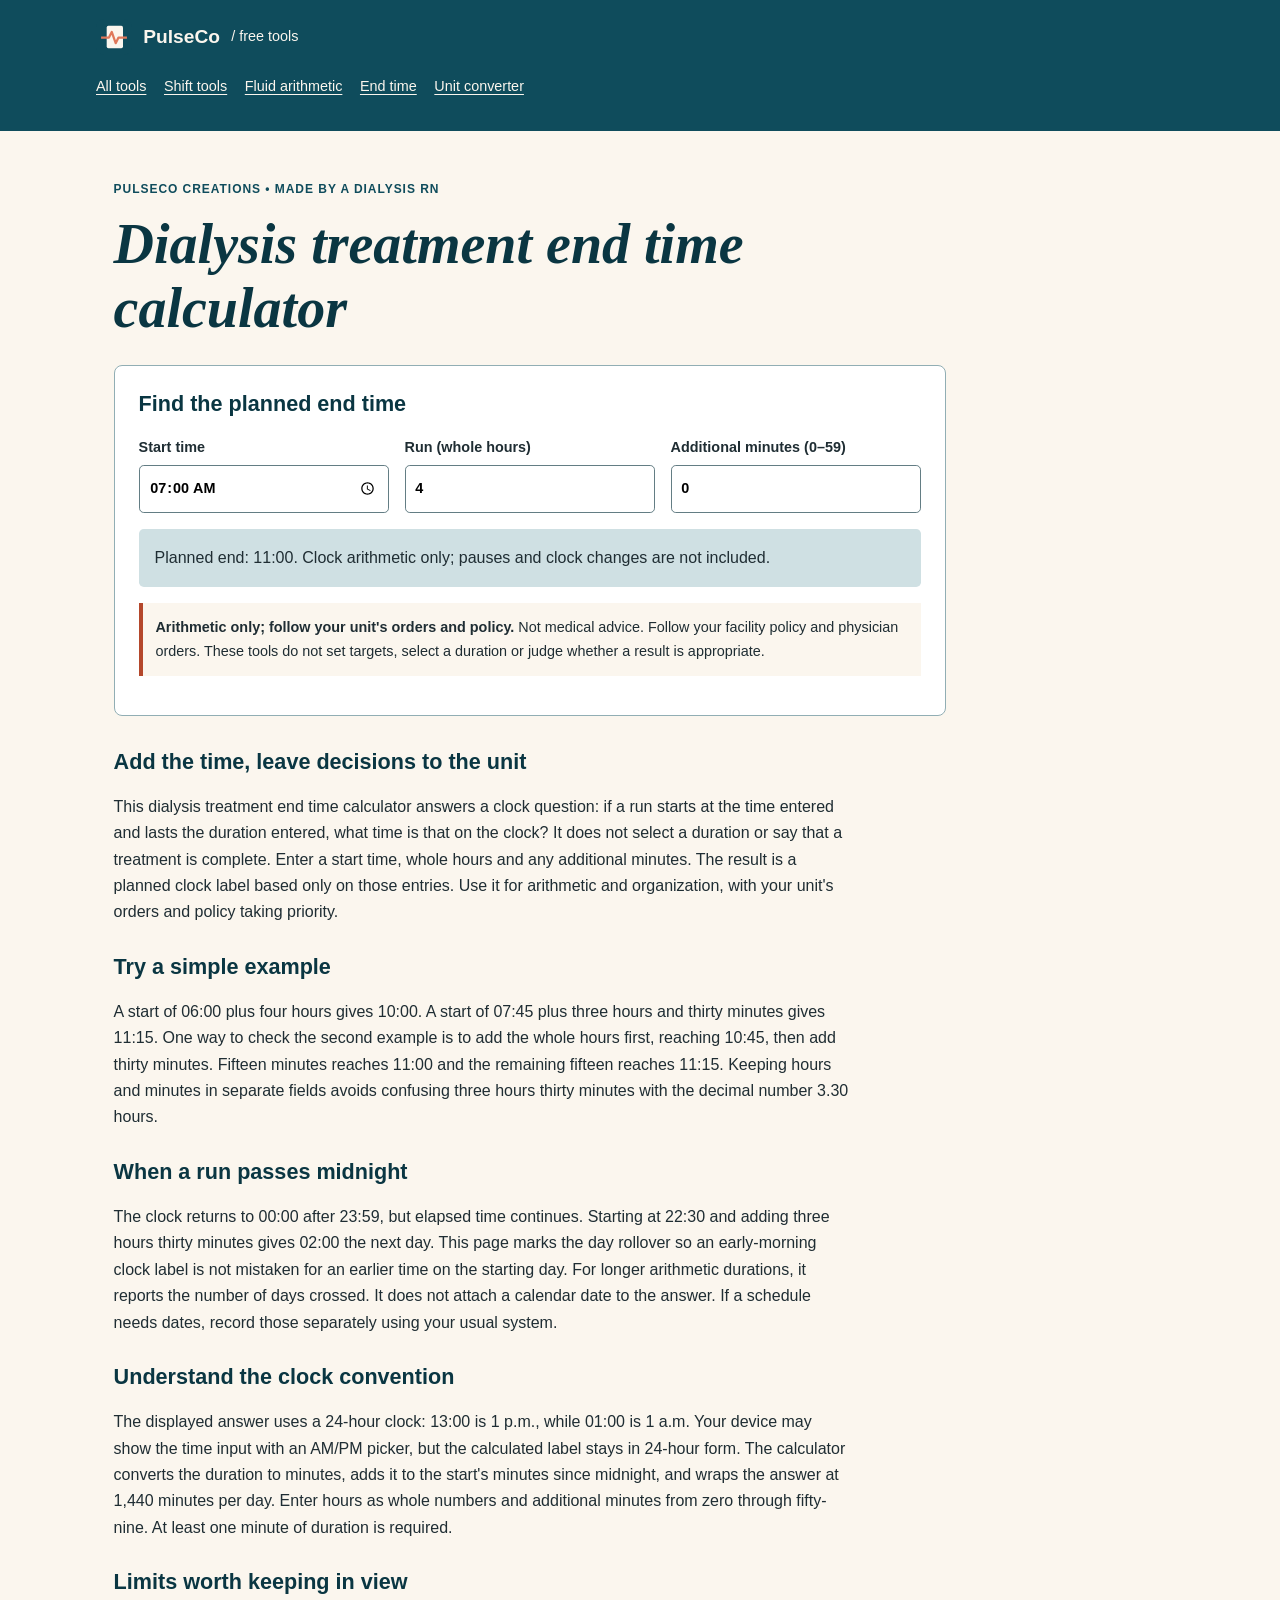
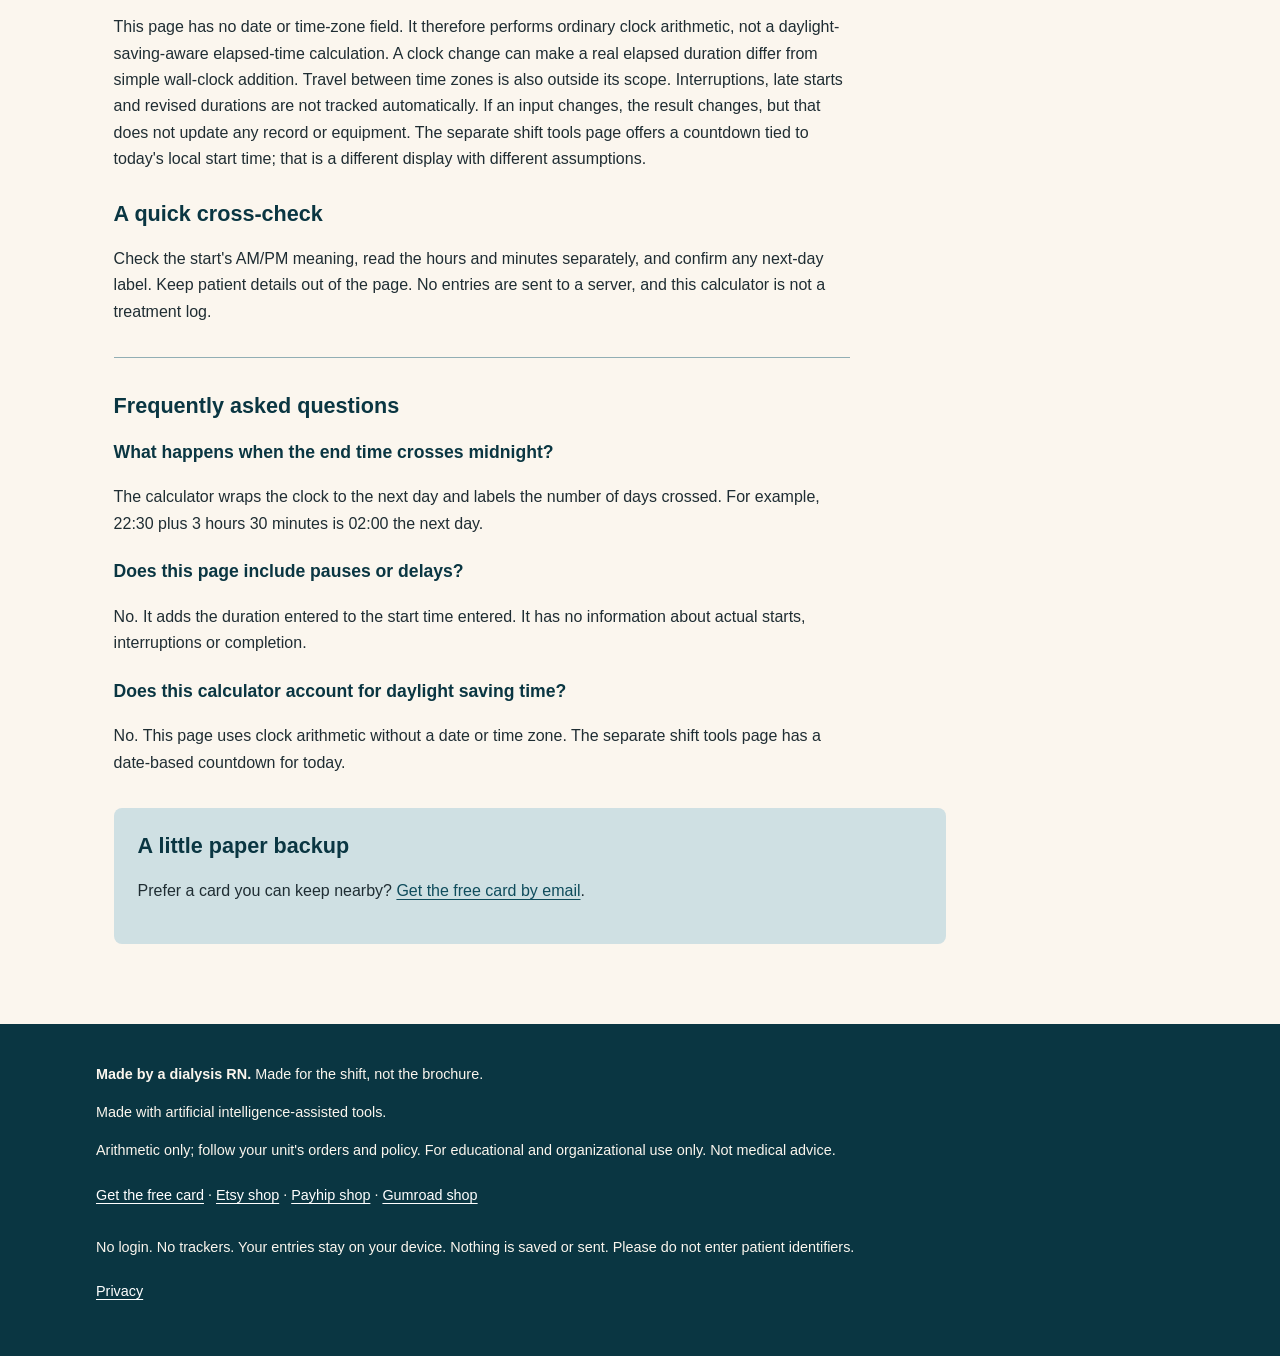
<file: treatment-end-time/index.html>
<!doctype html><html lang="en"><head><meta charset="utf-8"><meta http-equiv="Content-Security-Policy" content="default-src 'none'; script-src 'self'; style-src 'self'; img-src 'self'; base-uri 'none'; form-action 'none'; object-src 'none'"><meta name="referrer" content="strict-origin-when-cross-origin"><meta name="viewport" content="width=device-width, initial-scale=1"><title>Dialysis treatment end time calculator</title>
<meta name="description" content="Add hours and minutes to a dialysis start time with a free end-time calculator. Learn clock arithmetic, midnight rollover and timing limitations."><link rel="canonical" href="https://nderkowski.github.io/pulseco-tools/treatment-end-time/">
<meta property="og:title" content="Dialysis treatment end time calculator"><meta property="og:description" content="Add hours and minutes to a dialysis start time with a free end-time calculator. Learn clock arithmetic, midnight rollover and timing limitations."><meta property="og:type" content="website"><meta property="og:url" content="https://nderkowski.github.io/pulseco-tools/treatment-end-time/"><meta property="og:image" content="https://nderkowski.github.io/pulseco-tools/og-image.png"><meta property="og:image:width" content="1200"><meta property="og:image:height" content="630"><meta property="og:image:alt" content="PulseCo free tools for dialysis and nursing staff"><meta name="theme-color" content="#0f4c5c"><link rel="icon" href="../favicon.svg" type="image/svg+xml"><link rel="stylesheet" href="../style.css"><script type="application/ld+json">{"@context":"https://schema.org","@type":"FAQPage","mainEntity":[{"@type":"Question","name":"What happens when the end time crosses midnight?","acceptedAnswer":{"@type":"Answer","text":"The calculator wraps the clock to the next day and labels the number of days crossed. For example, 22:30 plus 3 hours 30 minutes is 02:00 the next day."}},{"@type":"Question","name":"Does this page include pauses or delays?","acceptedAnswer":{"@type":"Answer","text":"No. It adds the duration entered to the start time entered. It has no information about actual starts, interruptions or completion."}},{"@type":"Question","name":"Does this calculator account for daylight saving time?","acceptedAnswer":{"@type":"Answer","text":"No. This page uses clock arithmetic without a date or time zone. The separate shift tools page has a date-based countdown for today."}}]}</script><script type="module" src="../tools.mjs"></script></head><body><a class="skip" href="#main">Skip to content</a><header><a class="brand" href="../index.html"><img src="../favicon.svg" width="36" height="36" alt="">PulseCo <span> / free tools</span></a><nav aria-label="Tools"><a href="../index.html">All tools</a><a href="../dialysis/">Shift tools</a><a href="../fluid-removal-calculator/">Fluid arithmetic</a><a href="../treatment-end-time/">End time</a><a href="../nurse-unit-converter/">Unit converter</a></nav></header><main id="main"><div class="hero"><p class="eyebrow">PulseCo Creations • Made by a dialysis RN</p><h1>Dialysis treatment end time calculator</h1></div><section class="calculator" data-tool="end" aria-labelledby="calc"><h2 id="calc">Find the planned end time</h2><div class="row"><label for="start">Start time<input id="start" type="time"  value="07:00" ></label><label for="hours">Run (whole hours)<input id="hours" type="number" inputmode="decimal" step="any" value="4" min="0"></label><label for="minutes">Additional minutes (0–59)<input id="minutes" type="number" inputmode="decimal" step="any" value="0" min="0" max="59"></label></div><p class="out" id="result" role="status" aria-live="polite">Enter values above to see the arithmetic.</p><p class="note"><strong>Arithmetic only; follow your unit's orders and policy.</strong> Not medical advice. Follow your facility policy and physician orders. These tools do not set targets, select a duration or judge whether a result is appropriate.</p><noscript><p>Enable JavaScript to use the calculator. The formulas and worked examples below still work without it.</p></noscript></section><article><h2>Add the time, leave decisions to the unit</h2>
<p>This dialysis treatment end time calculator answers a clock question: if a run starts at the time entered and lasts the duration entered, what time is that on the clock? It does not select a duration or say that a treatment is complete. Enter a start time, whole hours and any additional minutes. The result is a planned clock label based only on those entries. Use it for arithmetic and organization, with your unit's orders and policy taking priority.</p>
<h2>Try a simple example</h2>
<p>A start of 06:00 plus four hours gives 10:00. A start of 07:45 plus three hours and thirty minutes gives 11:15. One way to check the second example is to add the whole hours first, reaching 10:45, then add thirty minutes. Fifteen minutes reaches 11:00 and the remaining fifteen reaches 11:15. Keeping hours and minutes in separate fields avoids confusing three hours thirty minutes with the decimal number 3.30 hours.</p>
<h2>When a run passes midnight</h2>
<p>The clock returns to 00:00 after 23:59, but elapsed time continues. Starting at 22:30 and adding three hours thirty minutes gives 02:00 the next day. This page marks the day rollover so an early-morning clock label is not mistaken for an earlier time on the starting day. For longer arithmetic durations, it reports the number of days crossed. It does not attach a calendar date to the answer. If a schedule needs dates, record those separately using your usual system.</p>
<h2>Understand the clock convention</h2>
<p>The displayed answer uses a 24-hour clock: 13:00 is 1 p.m., while 01:00 is 1 a.m. Your device may show the time input with an AM/PM picker, but the calculated label stays in 24-hour form. The calculator converts the duration to minutes, adds it to the start's minutes since midnight, and wraps the answer at 1,440 minutes per day. Enter hours as whole numbers and additional minutes from zero through fifty-nine. At least one minute of duration is required.</p>
<h2>Limits worth keeping in view</h2>
<p>This page has no date or time-zone field. It therefore performs ordinary clock arithmetic, not a daylight-saving-aware elapsed-time calculation. A clock change can make a real elapsed duration differ from simple wall-clock addition. Travel between time zones is also outside its scope. Interruptions, late starts and revised durations are not tracked automatically. If an input changes, the result changes, but that does not update any record or equipment. The separate shift tools page offers a countdown tied to today's local start time; that is a different display with different assumptions.</p>
<h2>A quick cross-check</h2>
<p>Check the start's AM/PM meaning, read the hours and minutes separately, and confirm any next-day label. Keep patient details out of the page. No entries are sent to a server, and this calculator is not a treatment log.</p></article><section class="faq"><h2>Frequently asked questions</h2><h3>What happens when the end time crosses midnight?</h3><p>The calculator wraps the clock to the next day and labels the number of days crossed. For example, 22:30 plus 3 hours 30 minutes is 02:00 the next day.</p><h3>Does this page include pauses or delays?</h3><p>No. It adds the duration entered to the start time entered. It has no information about actual starts, interruptions or completion.</p><h3>Does this calculator account for daylight saving time?</h3><p>No. This page uses clock arithmetic without a date or time zone. The separate shift tools page has a date-based countdown for today.</p></section><aside class="offer"><h2>A little paper backup</h2><p>Prefer a card you can keep nearby? <a href="https://empire-8.kit.com/27782c548a">Get the free card by email</a>.</p></aside></main><footer><p><strong>Made by a dialysis RN.</strong> Made for the shift, not the brochure.</p><p>Made with artificial intelligence-assisted tools.</p><p>Arithmetic only; follow your unit's orders and policy. For educational and organizational use only. Not medical advice.</p><p><a href="https://empire-8.kit.com/27782c548a">Get the free card</a> · <a href="https://www.etsy.com/shop/PulseCoCreations">Etsy shop</a> · <a href="https://payhip.com/PulseCoCreations">Payhip shop</a> · <a href="https://pulsecocreations.gumroad.com/">Gumroad shop</a></p><p>No login. No trackers. Your entries stay on your device. Nothing is saved or sent. Please do not enter patient identifiers.</p><p><a href="/pulseco-tools/privacy/">Privacy</a></p></footer></body></html>
</file>
<file: style.css>
:root{--teal:#0f4c5c;--deep:#0a3642;--coral:#e0785a;--cream:#fbf6ee;--mist:#cfe0e3;--ink:#1f2d33}header h1{color:var(--cream)}
*{box-sizing:border-box}body{margin:0;background:var(--cream);color:var(--ink);font:1rem/1.65 Arial,sans-serif}a{color:var(--teal);text-underline-offset:.2em}a:hover{text-decoration-thickness:2px}a:focus-visible,input:focus-visible,button:focus-visible{outline:3px solid #b4472b;outline-offset:4px}.skip{position:absolute;left:1rem;top:-6rem;background:#fff;padding:.7rem;z-index:5}.skip:focus{top:.5rem}header{background:var(--teal);color:var(--cream);padding:1.2rem max(1.1rem,calc((100% - 68rem)/2))}header a{color:var(--cream)}.brand{display:flex;gap:.7rem;align-items:center;font-size:1.2rem;font-weight:700;text-decoration:none}.brand span{font-weight:400;font-size:.9rem}nav{display:flex;flex-wrap:wrap;gap:.15rem 1.1rem;margin-top:.8rem}nav a{display:inline-block;font-size:.9rem;padding:.45rem 0;min-height:44px}main{max-width:68rem;margin:auto;padding:1.5rem 1.1rem 3rem}.hero{max-width:54rem;padding:.8rem 0 1rem}.eyebrow{font-size:.75rem;font-weight:700;letter-spacing:.08em;text-transform:uppercase;color:var(--teal)}h1{font:italic 700 clamp(2rem,4.5vw,3.5rem)/1.15 Georgia,serif;color:var(--deep);margin:.5rem 0}h2{font-size:1.35rem;line-height:1.3;color:var(--deep)}h3{font-size:1.1rem;color:var(--deep)}.lead{font-size:1.15rem;max-width:46rem;margin-top:0}.cards{display:grid;grid-template-columns:repeat(2,minmax(0,1fr));gap:1rem;margin:2rem 0}.card{display:flex;flex-direction:column;background:#fff;border:1px solid #91aeb4;border-top:4px solid var(--teal);padding:1.4rem;border-radius:.4rem;text-decoration:none}.card:hover{border-top-color:#b4472b}.card h2{margin:.8rem 0 0}.card p{color:var(--ink)}.go{font-weight:700;margin-top:auto;text-decoration:underline}.calculator{background:#fff;padding:1.5rem;border:1px solid #91aeb4;border-radius:.5rem;max-width:52rem;margin:0 0 2rem}.calculator h2{margin-top:0}.row{display:flex;flex-wrap:wrap;gap:1rem;margin:.8rem 0}label{display:flex;flex-direction:column;gap:.35rem;flex:1 1 11rem;font-size:.9rem;font-weight:700}input{min-width:0;width:100%;min-height:48px;padding:.6rem;font:inherit;border:1px solid #637d84;border-radius:.3rem}.out{background:var(--mist);padding:1rem;border-radius:.3rem;min-height:3rem}.note{background:var(--cream);border-left:4px solid #b4472b;padding:.8rem;font-size:.9rem}.small{font-size:.9rem}article,.faq{max-width:46rem}article h2{margin-top:1.7rem}article p,.faq p{margin:.6rem 0 1.25rem}.faq{border-top:1px solid #91aeb4;margin-top:2rem;padding-top:1rem}.offer{background:var(--mist);border-radius:.5rem;padding:1.5rem;margin:2rem 0;max-width:52rem}.offer h2{margin-top:0}.button{display:inline-block;min-height:44px;background:var(--teal);color:#fff;text-decoration:none;font-weight:700;padding:.7rem 1rem;border-radius:.3rem}footer{padding:1.5rem max(1.1rem,calc((100% - 68rem)/2));background:var(--deep);color:var(--cream);font-size:.9rem}footer p{max-width:52rem}footer a{color:#fff;display:inline-block;padding:.4rem 0;min-height:44px}@media(max-width:600px){.cards{grid-template-columns:1fr}.calculator{padding:1rem}.brand{flex-wrap:wrap}h1{overflow-wrap:break-word}main{padding-top:1rem}}@media(prefers-reduced-motion:no-preference){a{transition:background-color .15s}}
</file>
